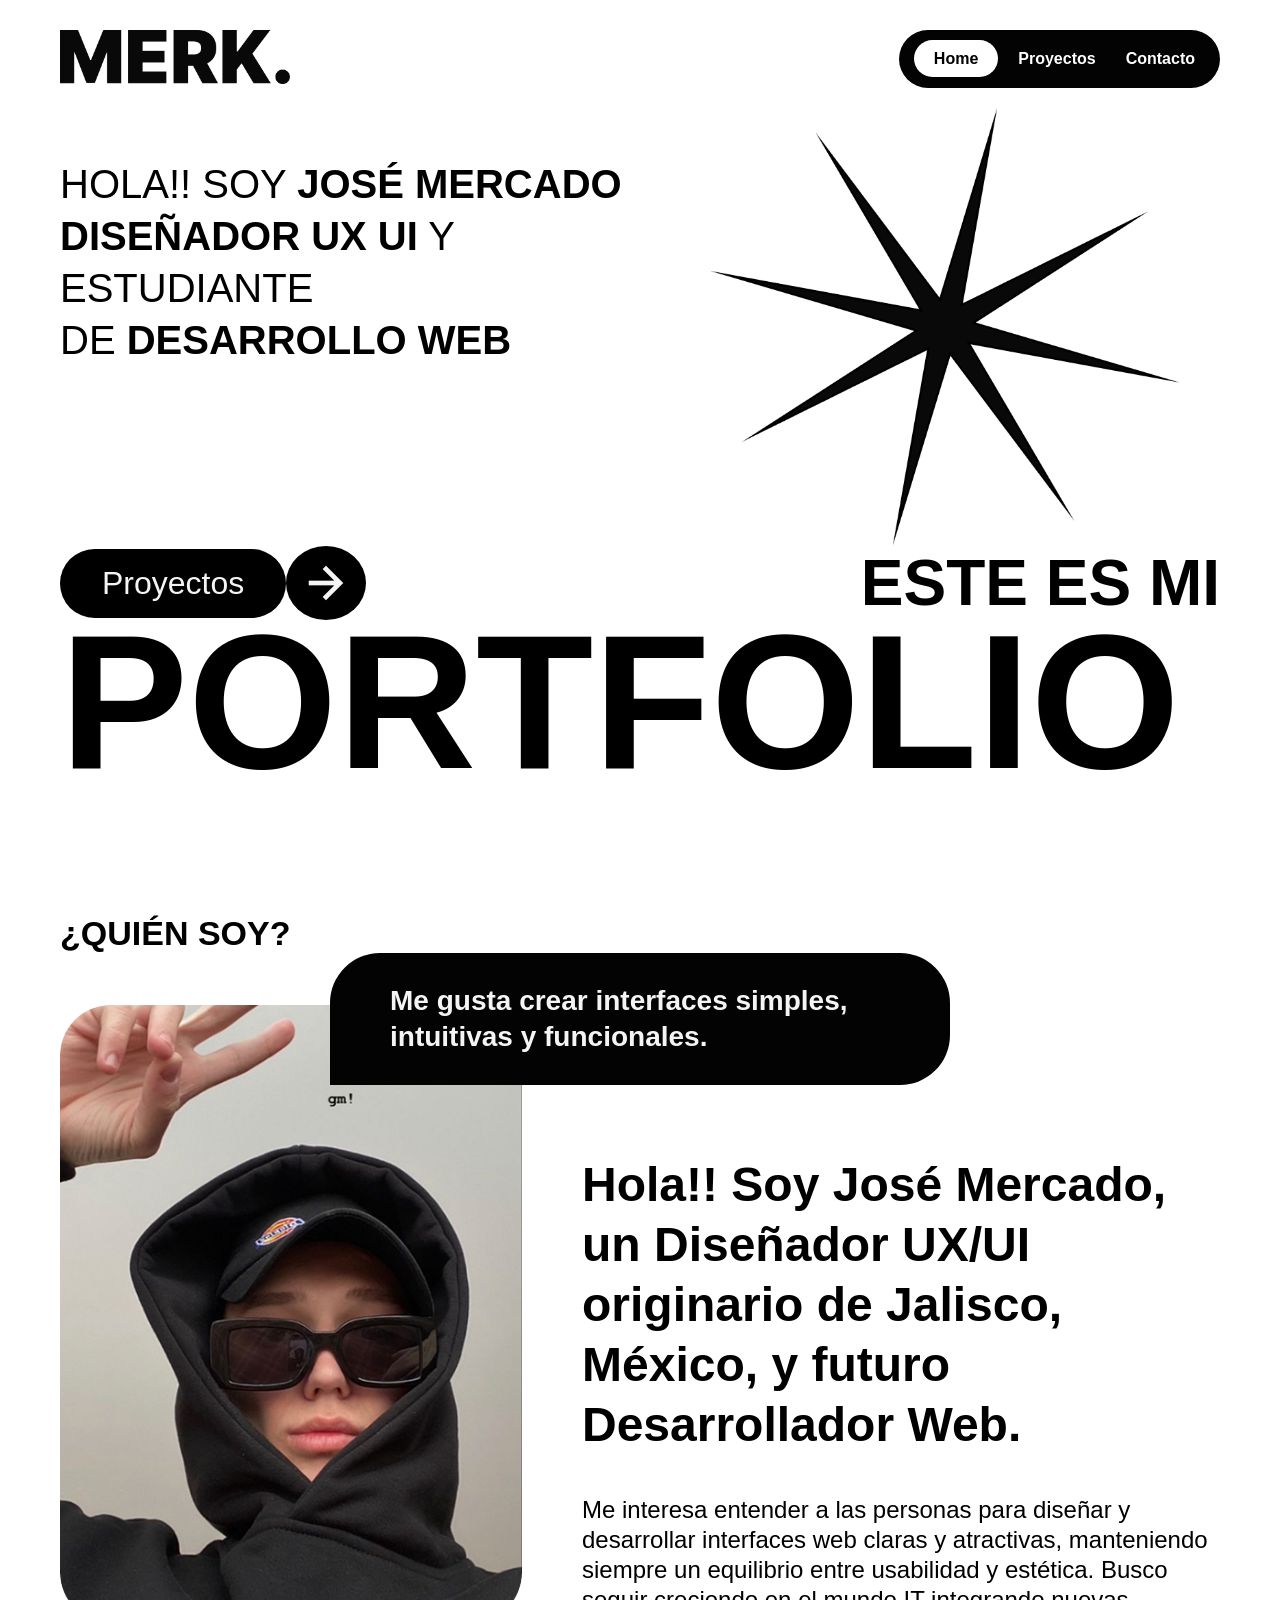
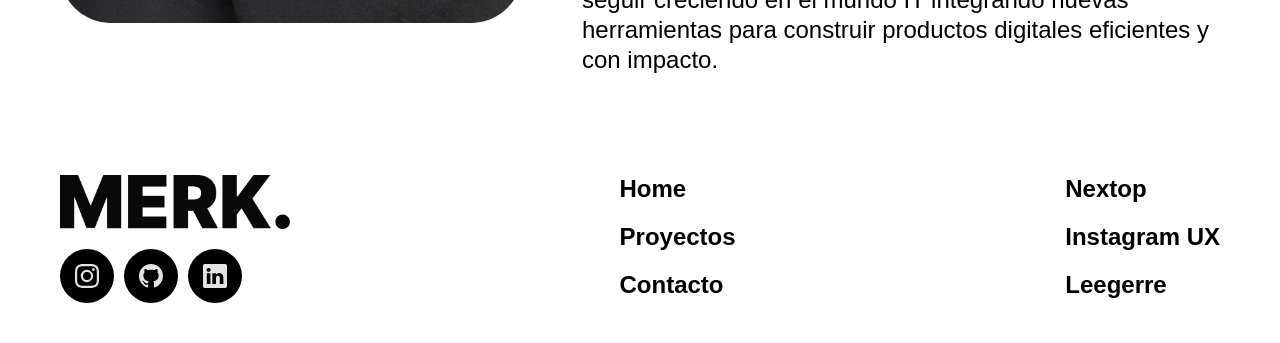
<file: index.html>
<!DOCTYPE html>
<html lang="es">
<head>
    <meta charset="UTF-8">
    <meta name="viewport" content="width=device-width, initial-scale=1.0">
    <link rel="stylesheet" href="css/main.css">
    <link rel="stylesheet"
    href="https://fonts.googleapis.com/css2?family=Material+Symbols+Outlined:opsz,wght,FILL,GRAD@24,400,0,0">
    <title>MERK Portfolio</title>
</head>
<body>
    <header>
        <a href="index.html" aria-label="Ir al inicio">
            <img src="img/MERK..png" alt="MERK" class="logo">
        </a>
        <nav aria-label="Navegacion principal">
            <ul>
                <li><a href="index.html" class="active" aria-current="page">Home</a></li>
                <li><a href="./html/proyectos.html">Proyectos</a></li>
                <li><a href="./html/contacto.html">Contacto</a></li>
            </ul>
        </nav>
        <button class="menu-btn">
            <span class="material-symbols-outlined">
                menu
            </span>
        </button>
    </header>

    <main>
        <section id="home" class="home">
            <div class="home-container">
                <p class="presentacion">
                    HOLA!! SOY <strong>JOSÉ MERCADO</strong><br>
                    <strong>DISEÑADOR UX UI</strong> Y ESTUDIANTE<br>
                    DE <strong>DESARROLLO WEB</strong>
                </p>
                <img src="img/Star 1.png" alt="Estrella">
            </div>

            <div class="home-container">
                <a href="./html/proyectos.html" class="button">
                    <span>Proyectos</span>
                    <span class="material-symbols-outlined">arrow_forward</span>
                </a>
                <p>ESTE ES MI</p>
            </div>

            <h1>PORTFOLIO</h1>
        </section>

        <section id="sobre-mi" class="sobre-mi">
            <h2>¿QUIÉN SOY?</h2>

            <p class="frase">
                Me gusta crear interfaces simples,
                intuitivas y funcionales.
            </p>

            <div class="contenido">
                <div class="izquierda">
                    <img src="img/img-prueba.jpg" alt="José Mercado">
                </div>

                <div class="derecha">
                    <h3>
                        Hola!! Soy José Mercado, un Diseñador UX/UI
                        originario de Jalisco, México, y futuro
                        Desarrollador Web.
                    </h3>
                    <p>
                        Me interesa entender a las personas para diseñar y
                        desarrollar interfaces web claras y atractivas,
                        manteniendo siempre un equilibrio entre usabilidad y
                        estética. Busco seguir creciendo en el mundo IT
                        integrando nuevas herramientas para construir
                        productos digitales eficientes y con impacto.
                    </p>
                </div>
            </div>
        </section>
    </main>

    <footer>
        <div class="footer-1">
            <a href="../index.html" class="logo-footer">
                <img src="./img/MERK..png" alt="MERK">
            </a>

            <div class="social-links">
                <a href="https://instagram.com/jjomerk" target="_blank" aria-label="Instagram">
                    <svg xmlns="http://www.w3.org/2000/svg" width="24" height="24" fill="currentColor" class="bi bi-instagram" viewBox="0 0 16 16">
                        <path d="M8 0C5.829 0 5.556.01 4.703.048 3.85.088 3.269.222 2.76.42a3.9 3.9 0 0 0-1.417.923A3.9 3.9 0 0 0 .42 2.76C.222 3.268.087 3.85.048 4.7.01 5.555 0 5.827 0 8.001c0 2.172.01 2.444.048 3.297.04.852.174 1.433.372 1.942.205.526.478.972.923 1.417.444.445.89.719 1.416.923.51.198 1.09.333 1.942.372C5.555 15.99 5.827 16 8 16s2.444-.01 3.298-.048c.851-.04 1.434-.174 1.943-.372a3.9 3.9 0 0 0 1.416-.923c.445-.445.718-.891.923-1.417.197-.509.332-1.09.372-1.942C15.99 10.445 16 10.173 16 8s-.01-2.445-.048-3.299c-.04-.851-.175-1.433-.372-1.941a3.9 3.9 0 0 0-.923-1.417A3.9 3.9 0 0 0 13.24.42c-.51-.198-1.092-.333-1.943-.372C10.443.01 10.172 0 7.998 0zm-.717 1.442h.718c2.136 0 2.389.007 3.232.046.78.035 1.204.166 1.486.275.373.145.64.319.92.599s.453.546.598.92c.11.281.24.705.275 1.485.039.843.047 1.096.047 3.231s-.008 2.389-.047 3.232c-.035.78-.166 1.203-.275 1.485a2.5 2.5 0 0 1-.599.919c-.28.28-.546.453-.92.598-.28.11-.704.24-1.485.276-.843.038-1.096.047-3.232.047s-2.39-.009-3.233-.047c-.78-.036-1.203-.166-1.485-.276a2.5 2.5 0 0 1-.92-.598 2.5 2.5 0 0 1-.6-.92c-.109-.281-.24-.705-.275-1.485-.038-.843-.046-1.096-.046-3.233s.008-2.388.046-3.231c.036-.78.166-1.204.276-1.486.145-.373.319-.64.599-.92s.546-.453.92-.598c.282-.11.705-.24 1.485-.276.738-.034 1.024-.044 2.515-.045zm4.988 1.328a.96.96 0 1 0 0 1.92.96.96 0 0 0 0-1.92m-4.27 1.122a4.109 4.109 0 1 0 0 8.217 4.109 4.109 0 0 0 0-8.217m0 1.441a2.667 2.667 0 1 1 0 5.334 2.667 2.667 0 0 1 0-5.334"/>
                    </svg>
                </a>

                <a href="https://github.com/josemerk17" target="_blank" aria-label="Github">
                    <svg xmlns="http://www.w3.org/2000/svg" width="24" height="24" fill="currentColor" class="bi bi-github" viewBox="0 0 16 16">
                        <path d="M8 0C3.58 0 0 3.58 0 8c0 3.54 2.29 6.53 5.47 7.59.4.07.55-.17.55-.38 0-.19-.01-.82-.01-1.49-2.01.37-2.53-.49-2.69-.94-.09-.23-.48-.94-.82-1.13-.28-.15-.68-.52-.01-.53.63-.01 1.08.58 1.23.82.72 1.21 1.87.87 2.33.66.07-.52.28-.87.51-1.07-1.78-.2-3.64-.89-3.64-3.95 0-.87.31-1.59.82-2.15-.08-.2-.36-1.02.08-2.12 0 0 .67-.21 2.2.82.64-.18 1.32-.27 2-.27s1.36.09 2 .27c1.53-1.04 2.2-.82 2.2-.82.44 1.1.16 1.92.08 2.12.51.56.82 1.27.82 2.15 0 3.07-1.87 3.75-3.65 3.95.29.25.54.73.54 1.48 0 1.07-.01 1.93-.01 2.2 0 .21.15.46.55.38A8.01 8.01 0 0 0 16 8c0-4.42-3.58-8-8-8"/>
                    </svg>
                </a>

                <a href="https://www.linkedin.com/in/jos%C3%A9-mercado-ux-ui/?skipRedirect=true" target="_blank" aria-label="linkedin">
                    <svg xmlns="http://www.w3.org/2000/svg" width="24" height="24" fill="currentColor" class="bi bi-linkedin" viewBox="0 0 16 16">
                        <path d="M0 1.146C0 .513.526 0 1.175 0h13.65C15.474 0 16 .513 16 1.146v13.708c0 .633-.526 1.146-1.175 1.146H1.175C.526 16 0 15.487 0 14.854zm4.943 12.248V6.169H2.542v7.225zm-1.2-8.212c.837 0 1.358-.554 1.358-1.248-.015-.709-.52-1.248-1.342-1.248S2.4 3.226 2.4 3.934c0 .694.521 1.248 1.327 1.248zm4.908 8.212V9.359c0-.216.016-.432.08-.586.173-.431.568-.878 1.232-.878.869 0 1.216.662 1.216 1.634v3.865h2.401V9.25c0-2.22-1.184-3.252-2.764-3.252-1.274 0-1.845.7-2.165 1.193v.025h-.016l.016-.025V6.169h-2.4c.03.678 0 7.225 0 7.225z"/>
                    </svg>
                </a>
            </div>
        </div>

        <div class="footer-nav">
            <ul>
                <li><a href="index.html">Home</a></li>
                <li><a href="proyectos.html">Proyectos</a></li>
                <li><a href="contacto.html">Contacto</a></li>
            </ul>
        </div>

        <div class="footer-projects">
            <ul>
                <li><a href="#">Nextop</a></li>
                <li><a href="#">Instagram UX</a></li>
                <li><a href="#">Leegerre</a></li>
            </ul>
        </div>
    </footer>
</body>
</html>
</file>
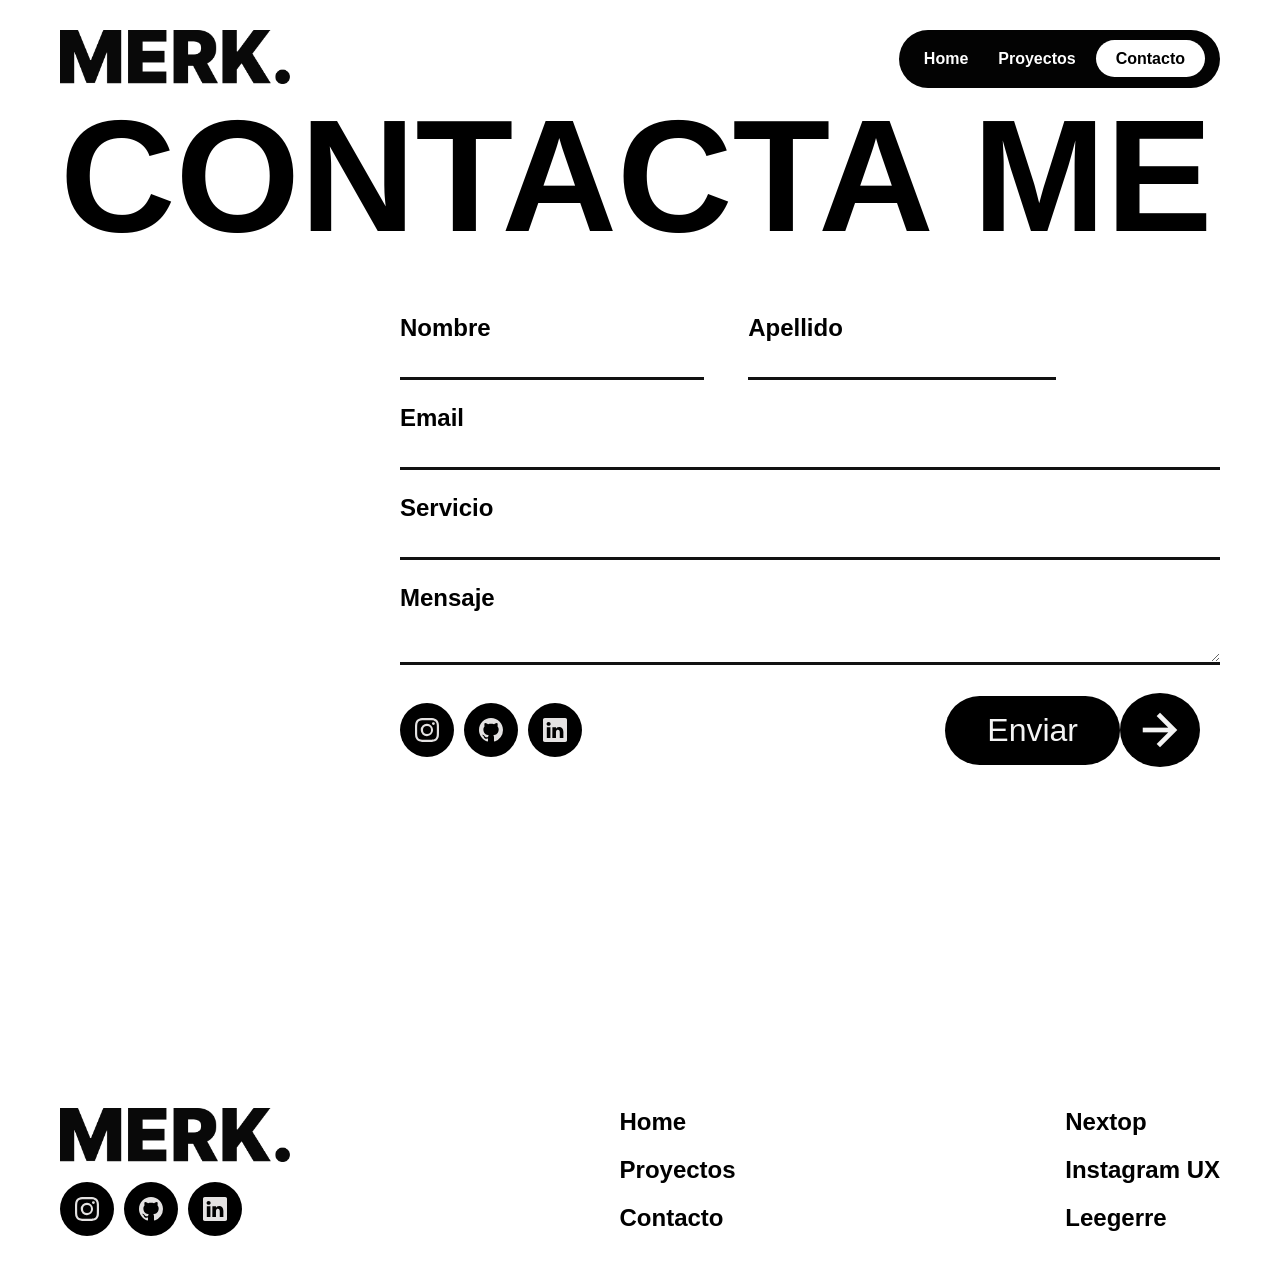
<file: html/contacto.html>
<!DOCTYPE html>
<html lang="es">
<head>
    <meta charset="UTF-8">
    <meta name="viewport" content="width=device-width, initial-scale=1.0">
    <link rel="stylesheet" href="../css/main.css">
    <link rel="stylesheet"
    href="https://fonts.googleapis.com/css2?family=Material+Symbols+Outlined:opsz,wght,FILL,GRAD@24,400,0,0">
    <title>Contacto</title>
</head>
<body>
    <header>
        <a href="../index.html"><img src="../img/MERK..png" alt="MERK" class="logo"></a>
        <nav>
            <ul>
                <li><a href="../index.html">Home</a></li>
                <li><a href="../html/proyectos.html">Proyectos</a></li>
                <li><a href="./html/contacto.html" class="active">Contacto</a></li>
            </ul>
        </nav>
        <button class="menu-btn">
            <span class="material-symbols-outlined">
                menu
            </span>
        </button>
    </header>
    <main class="contacto">
        <h2>CONTACTA ME</h2>
        <form>
            <div class="form-group">
                <div class="campo">
                    <label for="nombre">Nombre</label>
                    <input type="text" id="nombre" name="nombre" required>
                </div>
                <div class="campo">
                    <label for="apellido">Apellido</label>
                    <input type="text" id="apellido" name="apellido" required>
                </div>
            </div>
            <div class="campo">
                <label for="email">Email</label>
                <input type="email" id="email" name="email" required>
            </div>
            <div class="campo">
                <label for="servicio">Servicio</label>
                <input type="text" id="servicio" name="servicio" required>
            </div>
            <div class="campo">
                <label for="mensaje">Mensaje</label>
                <textarea id="mensaje" name="mensaje" required></textarea>
            </div>
        <div class="buttons">
            <div class="social-links">
                <a href="https://instagram.com/jjomerk" target="_blank" aria-label="Instagram">
                    <svg xmlns="http://www.w3.org/2000/svg" width="24" height="24" fill="currentColor" class="bi bi-instagram" viewBox="0 0 16 16">
                        <path d="M8 0C5.829 0 5.556.01 4.703.048 3.85.088 3.269.222 2.76.42a3.9 3.9 0 0 0-1.417.923A3.9 3.9 0 0 0 .42 2.76C.222 3.268.087 3.85.048 4.7.01 5.555 0 5.827 0 8.001c0 2.172.01 2.444.048 3.297.04.852.174 1.433.372 1.942.205.526.478.972.923 1.417.444.445.89.719 1.416.923.51.198 1.09.333 1.942.372C5.555 15.99 5.827 16 8 16s2.444-.01 3.298-.048c.851-.04 1.434-.174 1.943-.372a3.9 3.9 0 0 0 1.416-.923c.445-.445.718-.891.923-1.417.197-.509.332-1.09.372-1.942C15.99 10.445 16 10.173 16 8s-.01-2.445-.048-3.299c-.04-.851-.175-1.433-.372-1.941a3.9 3.9 0 0 0-.923-1.417A3.9 3.9 0 0 0 13.24.42c-.51-.198-1.092-.333-1.943-.372C10.443.01 10.172 0 7.998 0zm-.717 1.442h.718c2.136 0 2.389.007 3.232.046.78.035 1.204.166 1.486.275.373.145.64.319.92.599s.453.546.598.92c.11.281.24.705.275 1.485.039.843.047 1.096.047 3.231s-.008 2.389-.047 3.232c-.035.78-.166 1.203-.275 1.485a2.5 2.5 0 0 1-.599.919c-.28.28-.546.453-.92.598-.28.11-.704.24-1.485.276-.843.038-1.096.047-3.232.047s-2.39-.009-3.233-.047c-.78-.036-1.203-.166-1.485-.276a2.5 2.5 0 0 1-.92-.598 2.5 2.5 0 0 1-.6-.92c-.109-.281-.24-.705-.275-1.485-.038-.843-.046-1.096-.046-3.233s.008-2.388.046-3.231c.036-.78.166-1.204.276-1.486.145-.373.319-.64.599-.92s.546-.453.92-.598c.282-.11.705-.24 1.485-.276.738-.034 1.024-.044 2.515-.045zm4.988 1.328a.96.96 0 1 0 0 1.92.96.96 0 0 0 0-1.92m-4.27 1.122a4.109 4.109 0 1 0 0 8.217 4.109 4.109 0 0 0 0-8.217m0 1.441a2.667 2.667 0 1 1 0 5.334 2.667 2.667 0 0 1 0-5.334"/>
                    </svg>
                </a>

                <a href="https://github.com/josemerk17" target="_blank" aria-label="Github">
                    <svg xmlns="http://www.w3.org/2000/svg" width="24" height="24" fill="currentColor" class="bi bi-github" viewBox="0 0 16 16">
                        <path d="M8 0C3.58 0 0 3.58 0 8c0 3.54 2.29 6.53 5.47 7.59.4.07.55-.17.55-.38 0-.19-.01-.82-.01-1.49-2.01.37-2.53-.49-2.69-.94-.09-.23-.48-.94-.82-1.13-.28-.15-.68-.52-.01-.53.63-.01 1.08.58 1.23.82.72 1.21 1.87.87 2.33.66.07-.52.28-.87.51-1.07-1.78-.2-3.64-.89-3.64-3.95 0-.87.31-1.59.82-2.15-.08-.2-.36-1.02.08-2.12 0 0 .67-.21 2.2.82.64-.18 1.32-.27 2-.27s1.36.09 2 .27c1.53-1.04 2.2-.82 2.2-.82.44 1.1.16 1.92.08 2.12.51.56.82 1.27.82 2.15 0 3.07-1.87 3.75-3.65 3.95.29.25.54.73.54 1.48 0 1.07-.01 1.93-.01 2.2 0 .21.15.46.55.38A8.01 8.01 0 0 0 16 8c0-4.42-3.58-8-8-8"/>
                    </svg>
                </a>

                <a href="https://www.linkedin.com/in/jos%C3%A9-mercado-ux-ui/?skipRedirect=true" target="_blank" aria-label="linkedin">
                    <svg xmlns="http://www.w3.org/2000/svg" width="24" height="24" fill="currentColor" class="bi bi-linkedin" viewBox="0 0 16 16">
                        <path d="M0 1.146C0 .513.526 0 1.175 0h13.65C15.474 0 16 .513 16 1.146v13.708c0 .633-.526 1.146-1.175 1.146H1.175C.526 16 0 15.487 0 14.854zm4.943 12.248V6.169H2.542v7.225zm-1.2-8.212c.837 0 1.358-.554 1.358-1.248-.015-.709-.52-1.248-1.342-1.248S2.4 3.226 2.4 3.934c0 .694.521 1.248 1.327 1.248zm4.908 8.212V9.359c0-.216.016-.432.08-.586.173-.431.568-.878 1.232-.878.869 0 1.216.662 1.216 1.634v3.865h2.401V9.25c0-2.22-1.184-3.252-2.764-3.252-1.274 0-1.845.7-2.165 1.193v.025h-.016l.016-.025V6.169h-2.4c.03.678 0 7.225 0 7.225z"/>
                    </svg>
                </a>
            </div>
        <div class="home-container">
                <a href="" type="submit" class="button">
                    <span>Enviar</span>
                    <span class="material-symbols-outlined">arrow_forward</span>
                </a>
            </div>
        </div>
        </form>
    </main>    
    <footer>
        <div class="footer-1">
            <a href="../index.html" class="logo-footer">
                <img src="../img/MERK..png" alt="MERK">
            </a>

            <div class="social-links">
                <a href="https://instagram.com/jjomerk" target="_blank" aria-label="Instagram">
                    <svg xmlns="http://www.w3.org/2000/svg" width="24" height="24" fill="currentColor" class="bi bi-instagram" viewBox="0 0 16 16">
                        <path d="M8 0C5.829 0 5.556.01 4.703.048 3.85.088 3.269.222 2.76.42a3.9 3.9 0 0 0-1.417.923A3.9 3.9 0 0 0 .42 2.76C.222 3.268.087 3.85.048 4.7.01 5.555 0 5.827 0 8.001c0 2.172.01 2.444.048 3.297.04.852.174 1.433.372 1.942.205.526.478.972.923 1.417.444.445.89.719 1.416.923.51.198 1.09.333 1.942.372C5.555 15.99 5.827 16 8 16s2.444-.01 3.298-.048c.851-.04 1.434-.174 1.943-.372a3.9 3.9 0 0 0 1.416-.923c.445-.445.718-.891.923-1.417.197-.509.332-1.09.372-1.942C15.99 10.445 16 10.173 16 8s-.01-2.445-.048-3.299c-.04-.851-.175-1.433-.372-1.941a3.9 3.9 0 0 0-.923-1.417A3.9 3.9 0 0 0 13.24.42c-.51-.198-1.092-.333-1.943-.372C10.443.01 10.172 0 7.998 0zm-.717 1.442h.718c2.136 0 2.389.007 3.232.046.78.035 1.204.166 1.486.275.373.145.64.319.92.599s.453.546.598.92c.11.281.24.705.275 1.485.039.843.047 1.096.047 3.231s-.008 2.389-.047 3.232c-.035.78-.166 1.203-.275 1.485a2.5 2.5 0 0 1-.599.919c-.28.28-.546.453-.92.598-.28.11-.704.24-1.485.276-.843.038-1.096.047-3.232.047s-2.39-.009-3.233-.047c-.78-.036-1.203-.166-1.485-.276a2.5 2.5 0 0 1-.92-.598 2.5 2.5 0 0 1-.6-.92c-.109-.281-.24-.705-.275-1.485-.038-.843-.046-1.096-.046-3.233s.008-2.388.046-3.231c.036-.78.166-1.204.276-1.486.145-.373.319-.64.599-.92s.546-.453.92-.598c.282-.11.705-.24 1.485-.276.738-.034 1.024-.044 2.515-.045zm4.988 1.328a.96.96 0 1 0 0 1.92.96.96 0 0 0 0-1.92m-4.27 1.122a4.109 4.109 0 1 0 0 8.217 4.109 4.109 0 0 0 0-8.217m0 1.441a2.667 2.667 0 1 1 0 5.334 2.667 2.667 0 0 1 0-5.334"/>
                    </svg>
                </a>

                <a href="https://github.com/josemerk17" target="_blank" aria-label="Github">
                    <svg xmlns="http://www.w3.org/2000/svg" width="24" height="24" fill="currentColor" class="bi bi-github" viewBox="0 0 16 16">
                        <path d="M8 0C3.58 0 0 3.58 0 8c0 3.54 2.29 6.53 5.47 7.59.4.07.55-.17.55-.38 0-.19-.01-.82-.01-1.49-2.01.37-2.53-.49-2.69-.94-.09-.23-.48-.94-.82-1.13-.28-.15-.68-.52-.01-.53.63-.01 1.08.58 1.23.82.72 1.21 1.87.87 2.33.66.07-.52.28-.87.51-1.07-1.78-.2-3.64-.89-3.64-3.95 0-.87.31-1.59.82-2.15-.08-.2-.36-1.02.08-2.12 0 0 .67-.21 2.2.82.64-.18 1.32-.27 2-.27s1.36.09 2 .27c1.53-1.04 2.2-.82 2.2-.82.44 1.1.16 1.92.08 2.12.51.56.82 1.27.82 2.15 0 3.07-1.87 3.75-3.65 3.95.29.25.54.73.54 1.48 0 1.07-.01 1.93-.01 2.2 0 .21.15.46.55.38A8.01 8.01 0 0 0 16 8c0-4.42-3.58-8-8-8"/>
                    </svg>
                </a>

                <a href="https://www.linkedin.com/in/jos%C3%A9-mercado-ux-ui/?skipRedirect=true" target="_blank" aria-label="linkedin">
                    <svg xmlns="http://www.w3.org/2000/svg" width="24" height="24" fill="currentColor" class="bi bi-linkedin" viewBox="0 0 16 16">
                        <path d="M0 1.146C0 .513.526 0 1.175 0h13.65C15.474 0 16 .513 16 1.146v13.708c0 .633-.526 1.146-1.175 1.146H1.175C.526 16 0 15.487 0 14.854zm4.943 12.248V6.169H2.542v7.225zm-1.2-8.212c.837 0 1.358-.554 1.358-1.248-.015-.709-.52-1.248-1.342-1.248S2.4 3.226 2.4 3.934c0 .694.521 1.248 1.327 1.248zm4.908 8.212V9.359c0-.216.016-.432.08-.586.173-.431.568-.878 1.232-.878.869 0 1.216.662 1.216 1.634v3.865h2.401V9.25c0-2.22-1.184-3.252-2.764-3.252-1.274 0-1.845.7-2.165 1.193v.025h-.016l.016-.025V6.169h-2.4c.03.678 0 7.225 0 7.225z"/>
                    </svg>
                </a>
            </div>
        </div>

        <div class="footer-nav">
            <ul>
                <li><a href="index.html">Home</a></li>
                <li><a href="proyectos.html">Proyectos</a></li>
                <li><a href="contacto.html">Contacto</a></li>
            </ul>
        </div>

        <div class="footer-projects">
            <ul>
                <li><a href="#">Nextop</a></li>
                <li><a href="#">Instagram UX</a></li>
                <li><a href="#">Leegerre</a></li>
            </ul>
        </div>
    </footer>
</body>
</html>
</file>
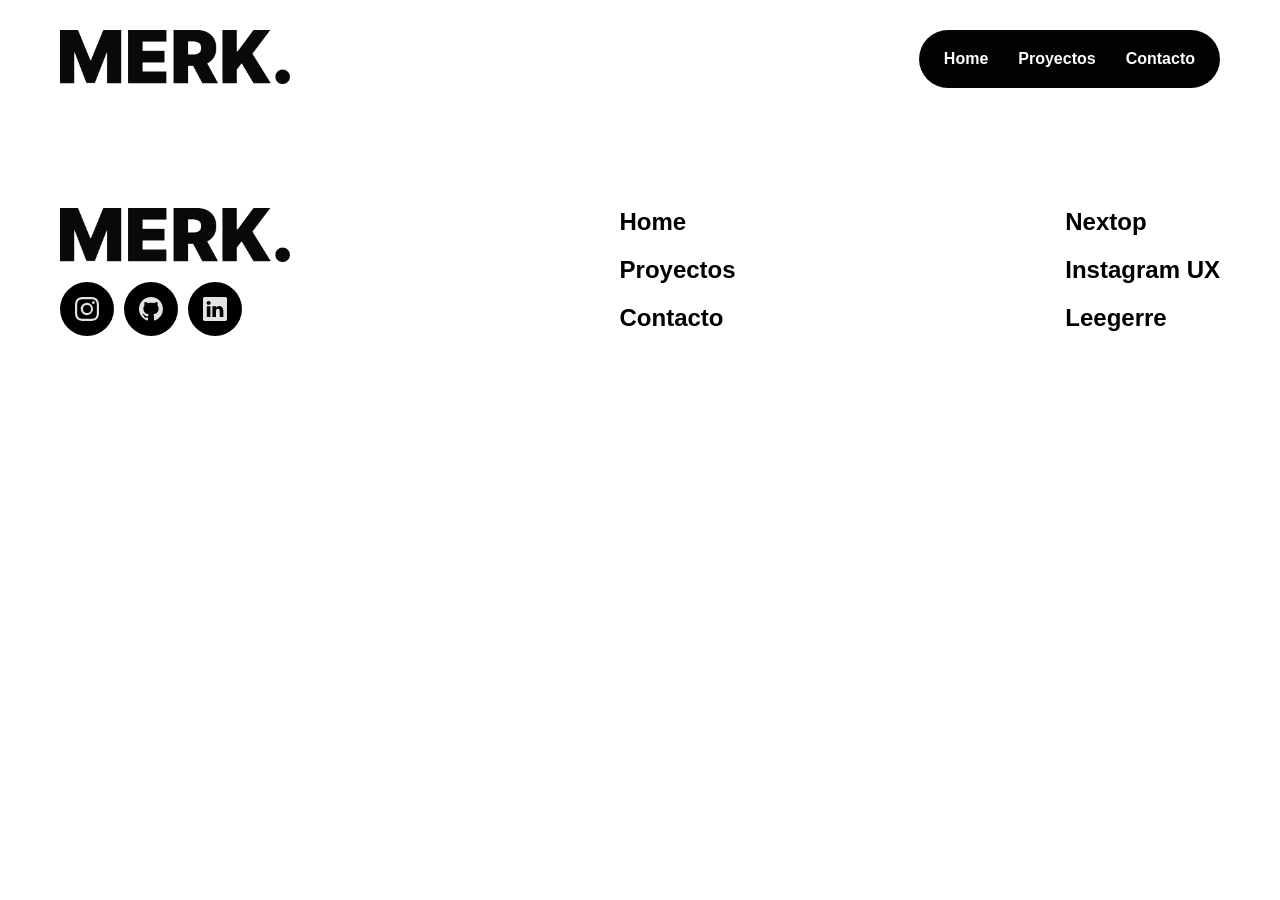
<file: html/instagram.html>
<!DOCTYPE html>
<html lang="es">
<head>
    <meta charset="UTF-8">
    <meta name="viewport" content="width=device-width, initial-scale=1.0">
    <link rel="stylesheet" href="../css/main.css">
    <link rel="stylesheet"
    href="https://fonts.googleapis.com/css2?family=Material+Symbols+Outlined:opsz,wght,FILL,GRAD@24,400,0,0">
    <title>Instagram UX Research Project</title>
</head>
<body>
    <header>
        <a href="../index.html"><img src="../img/MERK..png" alt="MERK" class="logo"></a>
        <nav>
            <ul>
                <li><a href="../index.html">Home</a></li>
                <li><a href="../html/proyectos.html">Proyectos</a></li>
                <li><a href="../html/contacto.html" >Contacto</a></li>
            </ul>
        </nav>
        <button class="menu-btn">
            <span class="material-symbols-outlined">
                menu
            </span>
        </button>
    </header>
    <main>

    </main>
    <footer>
        <div class="footer-1">
            <a href="../index.html" class="logo-footer">
                <img src="../img/MERK..png" alt="MERK">
            </a>

            <div class="social-links">
                <a href="https://instagram.com/jjomerk" target="_blank" aria-label="Instagram">
                    <svg xmlns="http://www.w3.org/2000/svg" width="24" height="24" fill="currentColor" class="bi bi-instagram" viewBox="0 0 16 16">
                        <path d="M8 0C5.829 0 5.556.01 4.703.048 3.85.088 3.269.222 2.76.42a3.9 3.9 0 0 0-1.417.923A3.9 3.9 0 0 0 .42 2.76C.222 3.268.087 3.85.048 4.7.01 5.555 0 5.827 0 8.001c0 2.172.01 2.444.048 3.297.04.852.174 1.433.372 1.942.205.526.478.972.923 1.417.444.445.89.719 1.416.923.51.198 1.09.333 1.942.372C5.555 15.99 5.827 16 8 16s2.444-.01 3.298-.048c.851-.04 1.434-.174 1.943-.372a3.9 3.9 0 0 0 1.416-.923c.445-.445.718-.891.923-1.417.197-.509.332-1.09.372-1.942C15.99 10.445 16 10.173 16 8s-.01-2.445-.048-3.299c-.04-.851-.175-1.433-.372-1.941a3.9 3.9 0 0 0-.923-1.417A3.9 3.9 0 0 0 13.24.42c-.51-.198-1.092-.333-1.943-.372C10.443.01 10.172 0 7.998 0zm-.717 1.442h.718c2.136 0 2.389.007 3.232.046.78.035 1.204.166 1.486.275.373.145.64.319.92.599s.453.546.598.92c.11.281.24.705.275 1.485.039.843.047 1.096.047 3.231s-.008 2.389-.047 3.232c-.035.78-.166 1.203-.275 1.485a2.5 2.5 0 0 1-.599.919c-.28.28-.546.453-.92.598-.28.11-.704.24-1.485.276-.843.038-1.096.047-3.232.047s-2.39-.009-3.233-.047c-.78-.036-1.203-.166-1.485-.276a2.5 2.5 0 0 1-.92-.598 2.5 2.5 0 0 1-.6-.92c-.109-.281-.24-.705-.275-1.485-.038-.843-.046-1.096-.046-3.233s.008-2.388.046-3.231c.036-.78.166-1.204.276-1.486.145-.373.319-.64.599-.92s.546-.453.92-.598c.282-.11.705-.24 1.485-.276.738-.034 1.024-.044 2.515-.045zm4.988 1.328a.96.96 0 1 0 0 1.92.96.96 0 0 0 0-1.92m-4.27 1.122a4.109 4.109 0 1 0 0 8.217 4.109 4.109 0 0 0 0-8.217m0 1.441a2.667 2.667 0 1 1 0 5.334 2.667 2.667 0 0 1 0-5.334"/>
                    </svg>
                </a>

                <a href="https://github.com/josemerk17" target="_blank" aria-label="Github">
                    <svg xmlns="http://www.w3.org/2000/svg" width="24" height="24" fill="currentColor" class="bi bi-github" viewBox="0 0 16 16">
                        <path d="M8 0C3.58 0 0 3.58 0 8c0 3.54 2.29 6.53 5.47 7.59.4.07.55-.17.55-.38 0-.19-.01-.82-.01-1.49-2.01.37-2.53-.49-2.69-.94-.09-.23-.48-.94-.82-1.13-.28-.15-.68-.52-.01-.53.63-.01 1.08.58 1.23.82.72 1.21 1.87.87 2.33.66.07-.52.28-.87.51-1.07-1.78-.2-3.64-.89-3.64-3.95 0-.87.31-1.59.82-2.15-.08-.2-.36-1.02.08-2.12 0 0 .67-.21 2.2.82.64-.18 1.32-.27 2-.27s1.36.09 2 .27c1.53-1.04 2.2-.82 2.2-.82.44 1.1.16 1.92.08 2.12.51.56.82 1.27.82 2.15 0 3.07-1.87 3.75-3.65 3.95.29.25.54.73.54 1.48 0 1.07-.01 1.93-.01 2.2 0 .21.15.46.55.38A8.01 8.01 0 0 0 16 8c0-4.42-3.58-8-8-8"/>
                    </svg>
                </a>

                <a href="https://www.linkedin.com/in/jos%C3%A9-mercado-ux-ui/?skipRedirect=true" target="_blank" aria-label="linkedin">
                    <svg xmlns="http://www.w3.org/2000/svg" width="24" height="24" fill="currentColor" class="bi bi-linkedin" viewBox="0 0 16 16">
                        <path d="M0 1.146C0 .513.526 0 1.175 0h13.65C15.474 0 16 .513 16 1.146v13.708c0 .633-.526 1.146-1.175 1.146H1.175C.526 16 0 15.487 0 14.854zm4.943 12.248V6.169H2.542v7.225zm-1.2-8.212c.837 0 1.358-.554 1.358-1.248-.015-.709-.52-1.248-1.342-1.248S2.4 3.226 2.4 3.934c0 .694.521 1.248 1.327 1.248zm4.908 8.212V9.359c0-.216.016-.432.08-.586.173-.431.568-.878 1.232-.878.869 0 1.216.662 1.216 1.634v3.865h2.401V9.25c0-2.22-1.184-3.252-2.764-3.252-1.274 0-1.845.7-2.165 1.193v.025h-.016l.016-.025V6.169h-2.4c.03.678 0 7.225 0 7.225z"/>
                    </svg>
                </a>
            </div>
        </div>

        <div class="footer-nav">
            <ul>
                <li><a href="index.html">Home</a></li>
                <li><a href="proyectos.html">Proyectos</a></li>
                <li><a href="contacto.html">Contacto</a></li>
            </ul>
        </div>

        <div class="footer-projects">
            <ul>
                <li><a href="#">Nextop</a></li>
                <li><a href="#">Instagram UX</a></li>
                <li><a href="#">Leegerre</a></li>
            </ul>
        </div>
    </footer>
</body>
</html>
</file>
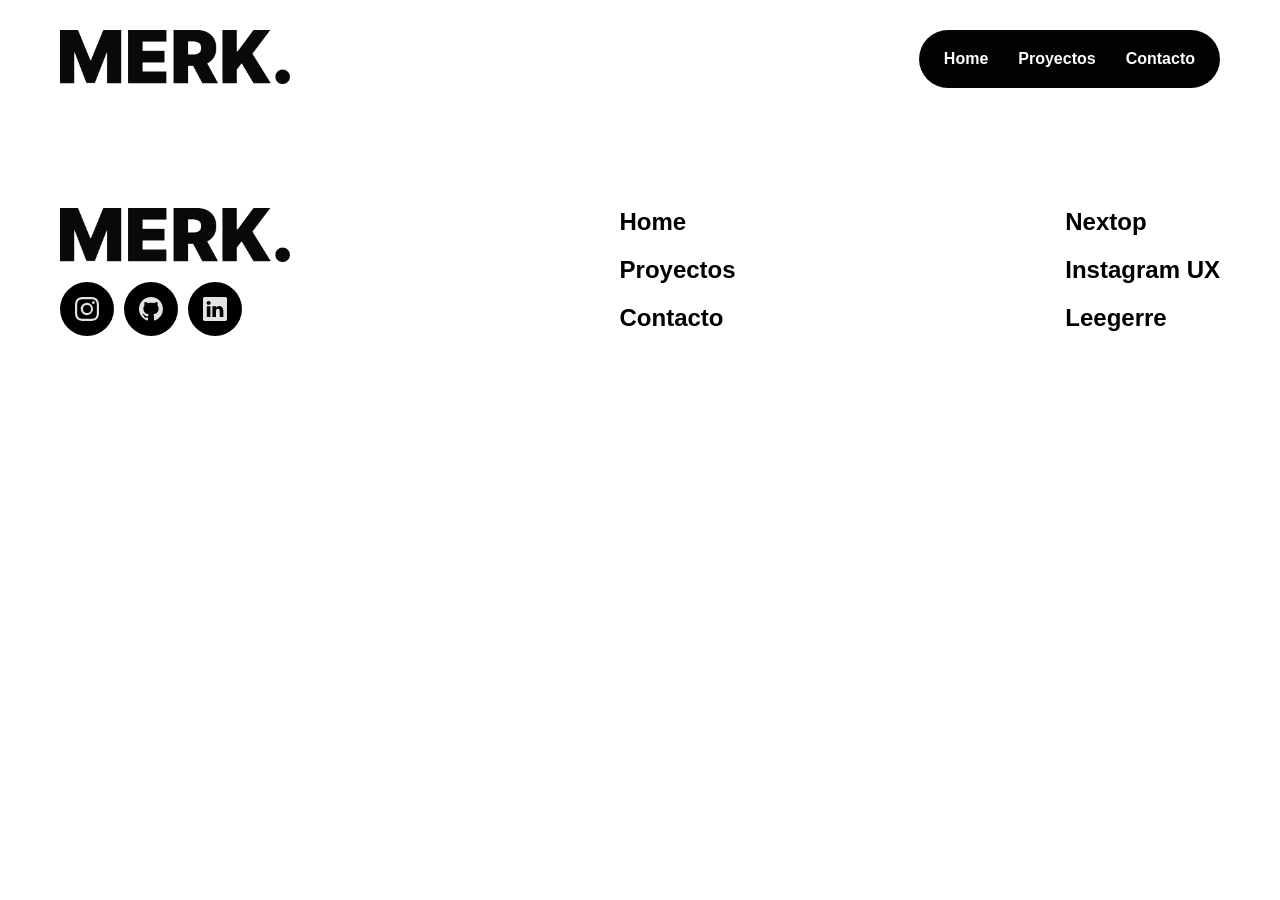
<file: html/leegerre.html>
<!DOCTYPE html>
<html lang="es">
<head>
    <meta charset="UTF-8">
    <meta name="viewport" content="width=device-width, initial-scale=1.0">
    <link rel="stylesheet" href="../css/main.css">
    <link rel="stylesheet"
    href="https://fonts.googleapis.com/css2?family=Material+Symbols+Outlined:opsz,wght,FILL,GRAD@24,400,0,0">
    <title>Leegerre</title>
</head>
<body>
    <header>
        <a href="../index.html"><img src="../img/MERK..png" alt="MERK" class="logo"></a>
        <nav>
            <ul>
                <li><a href="../index.html">Home</a></li>
                <li><a href="../html/proyectos.html">Proyectos</a></li>
                <li><a href="../html/contacto.html" >Contacto</a></li>
            </ul>
        </nav>
        <button class="menu-btn">
            <span class="material-symbols-outlined">
                menu
            </span>
        </button>
    </header>
    <main>

    </main>
    <footer>
        <div class="footer-1">
            <a href="../index.html" class="logo-footer">
                <img src="../img/MERK..png" alt="MERK">
            </a>

            <div class="social-links">
                <a href="https://instagram.com/jjomerk" target="_blank" aria-label="Instagram">
                    <svg xmlns="http://www.w3.org/2000/svg" width="24" height="24" fill="currentColor" class="bi bi-instagram" viewBox="0 0 16 16">
                        <path d="M8 0C5.829 0 5.556.01 4.703.048 3.85.088 3.269.222 2.76.42a3.9 3.9 0 0 0-1.417.923A3.9 3.9 0 0 0 .42 2.76C.222 3.268.087 3.85.048 4.7.01 5.555 0 5.827 0 8.001c0 2.172.01 2.444.048 3.297.04.852.174 1.433.372 1.942.205.526.478.972.923 1.417.444.445.89.719 1.416.923.51.198 1.09.333 1.942.372C5.555 15.99 5.827 16 8 16s2.444-.01 3.298-.048c.851-.04 1.434-.174 1.943-.372a3.9 3.9 0 0 0 1.416-.923c.445-.445.718-.891.923-1.417.197-.509.332-1.09.372-1.942C15.99 10.445 16 10.173 16 8s-.01-2.445-.048-3.299c-.04-.851-.175-1.433-.372-1.941a3.9 3.9 0 0 0-.923-1.417A3.9 3.9 0 0 0 13.24.42c-.51-.198-1.092-.333-1.943-.372C10.443.01 10.172 0 7.998 0zm-.717 1.442h.718c2.136 0 2.389.007 3.232.046.78.035 1.204.166 1.486.275.373.145.64.319.92.599s.453.546.598.92c.11.281.24.705.275 1.485.039.843.047 1.096.047 3.231s-.008 2.389-.047 3.232c-.035.78-.166 1.203-.275 1.485a2.5 2.5 0 0 1-.599.919c-.28.28-.546.453-.92.598-.28.11-.704.24-1.485.276-.843.038-1.096.047-3.232.047s-2.39-.009-3.233-.047c-.78-.036-1.203-.166-1.485-.276a2.5 2.5 0 0 1-.92-.598 2.5 2.5 0 0 1-.6-.92c-.109-.281-.24-.705-.275-1.485-.038-.843-.046-1.096-.046-3.233s.008-2.388.046-3.231c.036-.78.166-1.204.276-1.486.145-.373.319-.64.599-.92s.546-.453.92-.598c.282-.11.705-.24 1.485-.276.738-.034 1.024-.044 2.515-.045zm4.988 1.328a.96.96 0 1 0 0 1.92.96.96 0 0 0 0-1.92m-4.27 1.122a4.109 4.109 0 1 0 0 8.217 4.109 4.109 0 0 0 0-8.217m0 1.441a2.667 2.667 0 1 1 0 5.334 2.667 2.667 0 0 1 0-5.334"/>
                    </svg>
                </a>

                <a href="https://github.com/josemerk17" target="_blank" aria-label="Github">
                    <svg xmlns="http://www.w3.org/2000/svg" width="24" height="24" fill="currentColor" class="bi bi-github" viewBox="0 0 16 16">
                        <path d="M8 0C3.58 0 0 3.58 0 8c0 3.54 2.29 6.53 5.47 7.59.4.07.55-.17.55-.38 0-.19-.01-.82-.01-1.49-2.01.37-2.53-.49-2.69-.94-.09-.23-.48-.94-.82-1.13-.28-.15-.68-.52-.01-.53.63-.01 1.08.58 1.23.82.72 1.21 1.87.87 2.33.66.07-.52.28-.87.51-1.07-1.78-.2-3.64-.89-3.64-3.95 0-.87.31-1.59.82-2.15-.08-.2-.36-1.02.08-2.12 0 0 .67-.21 2.2.82.64-.18 1.32-.27 2-.27s1.36.09 2 .27c1.53-1.04 2.2-.82 2.2-.82.44 1.1.16 1.92.08 2.12.51.56.82 1.27.82 2.15 0 3.07-1.87 3.75-3.65 3.95.29.25.54.73.54 1.48 0 1.07-.01 1.93-.01 2.2 0 .21.15.46.55.38A8.01 8.01 0 0 0 16 8c0-4.42-3.58-8-8-8"/>
                    </svg>
                </a>

                <a href="https://www.linkedin.com/in/jos%C3%A9-mercado-ux-ui/?skipRedirect=true" target="_blank" aria-label="linkedin">
                    <svg xmlns="http://www.w3.org/2000/svg" width="24" height="24" fill="currentColor" class="bi bi-linkedin" viewBox="0 0 16 16">
                        <path d="M0 1.146C0 .513.526 0 1.175 0h13.65C15.474 0 16 .513 16 1.146v13.708c0 .633-.526 1.146-1.175 1.146H1.175C.526 16 0 15.487 0 14.854zm4.943 12.248V6.169H2.542v7.225zm-1.2-8.212c.837 0 1.358-.554 1.358-1.248-.015-.709-.52-1.248-1.342-1.248S2.4 3.226 2.4 3.934c0 .694.521 1.248 1.327 1.248zm4.908 8.212V9.359c0-.216.016-.432.08-.586.173-.431.568-.878 1.232-.878.869 0 1.216.662 1.216 1.634v3.865h2.401V9.25c0-2.22-1.184-3.252-2.764-3.252-1.274 0-1.845.7-2.165 1.193v.025h-.016l.016-.025V6.169h-2.4c.03.678 0 7.225 0 7.225z"/>
                    </svg>
                </a>
            </div>
        </div>

        <div class="footer-nav">
            <ul>
                <li><a href="index.html">Home</a></li>
                <li><a href="proyectos.html">Proyectos</a></li>
                <li><a href="contacto.html">Contacto</a></li>
            </ul>
        </div>

        <div class="footer-projects">
            <ul>
                <li><a href="#">Nextop</a></li>
                <li><a href="#">Instagram UX</a></li>
                <li><a href="#">Leegerre</a></li>
            </ul>
        </div>
    </footer>
</body>
</html>
</file>
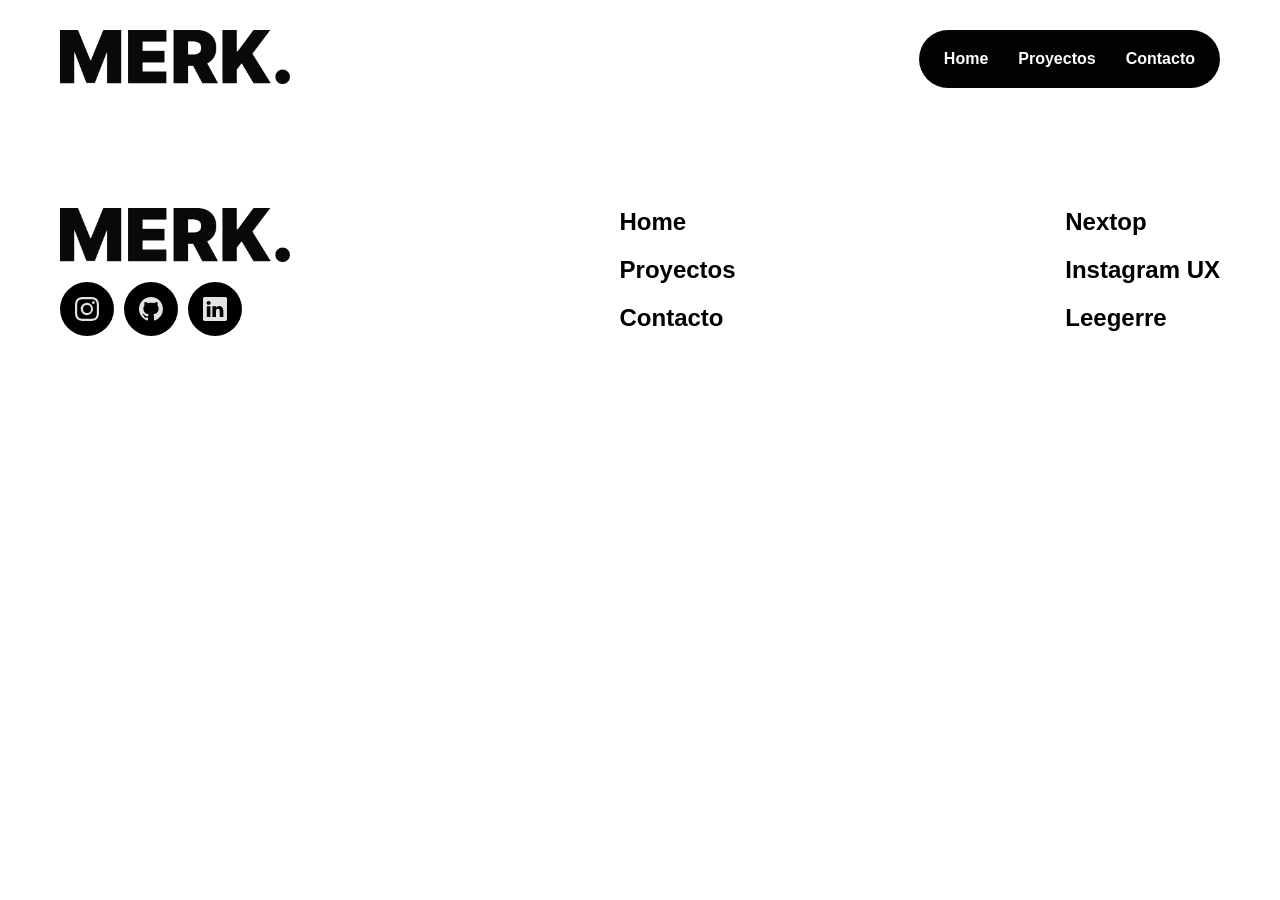
<file: html/nextop.html>
<!DOCTYPE html>
<html lang="es">
<head>
    <meta charset="UTF-8">
    <meta name="viewport" content="width=device-width, initial-scale=1.0">
    <link rel="stylesheet" href="../css/main.css">
    <link rel="stylesheet"
    href="https://fonts.googleapis.com/css2?family=Material+Symbols+Outlined:opsz,wght,FILL,GRAD@24,400,0,0">
    <title>Nextop</title>
</head>
<body>
    <header>
        <a href="../index.html"><img src="../img/MERK..png" alt="MERK" class="logo"></a>
        <nav>
            <ul>
                <li><a href="../index.html">Home</a></li>
                <li><a href="../html/proyectos.html">Proyectos</a></li>
                <li><a href="../html/contacto.html" >Contacto</a></li>
            </ul>
        </nav>
        <button class="menu-btn">
            <span class="material-symbols-outlined">
                menu
            </span>
        </button>
    </header>
    <main>

    </main>
    <footer>
        <div class="footer-1">
            <a href="../index.html" class="logo-footer">
                <img src="../img/MERK..png" alt="MERK">
            </a>

            <div class="social-links">
                <a href="https://instagram.com/jjomerk" target="_blank" aria-label="Instagram">
                    <svg xmlns="http://www.w3.org/2000/svg" width="24" height="24" fill="currentColor" class="bi bi-instagram" viewBox="0 0 16 16">
                        <path d="M8 0C5.829 0 5.556.01 4.703.048 3.85.088 3.269.222 2.76.42a3.9 3.9 0 0 0-1.417.923A3.9 3.9 0 0 0 .42 2.76C.222 3.268.087 3.85.048 4.7.01 5.555 0 5.827 0 8.001c0 2.172.01 2.444.048 3.297.04.852.174 1.433.372 1.942.205.526.478.972.923 1.417.444.445.89.719 1.416.923.51.198 1.09.333 1.942.372C5.555 15.99 5.827 16 8 16s2.444-.01 3.298-.048c.851-.04 1.434-.174 1.943-.372a3.9 3.9 0 0 0 1.416-.923c.445-.445.718-.891.923-1.417.197-.509.332-1.09.372-1.942C15.99 10.445 16 10.173 16 8s-.01-2.445-.048-3.299c-.04-.851-.175-1.433-.372-1.941a3.9 3.9 0 0 0-.923-1.417A3.9 3.9 0 0 0 13.24.42c-.51-.198-1.092-.333-1.943-.372C10.443.01 10.172 0 7.998 0zm-.717 1.442h.718c2.136 0 2.389.007 3.232.046.78.035 1.204.166 1.486.275.373.145.64.319.92.599s.453.546.598.92c.11.281.24.705.275 1.485.039.843.047 1.096.047 3.231s-.008 2.389-.047 3.232c-.035.78-.166 1.203-.275 1.485a2.5 2.5 0 0 1-.599.919c-.28.28-.546.453-.92.598-.28.11-.704.24-1.485.276-.843.038-1.096.047-3.232.047s-2.39-.009-3.233-.047c-.78-.036-1.203-.166-1.485-.276a2.5 2.5 0 0 1-.92-.598 2.5 2.5 0 0 1-.6-.92c-.109-.281-.24-.705-.275-1.485-.038-.843-.046-1.096-.046-3.233s.008-2.388.046-3.231c.036-.78.166-1.204.276-1.486.145-.373.319-.64.599-.92s.546-.453.92-.598c.282-.11.705-.24 1.485-.276.738-.034 1.024-.044 2.515-.045zm4.988 1.328a.96.96 0 1 0 0 1.92.96.96 0 0 0 0-1.92m-4.27 1.122a4.109 4.109 0 1 0 0 8.217 4.109 4.109 0 0 0 0-8.217m0 1.441a2.667 2.667 0 1 1 0 5.334 2.667 2.667 0 0 1 0-5.334"/>
                    </svg>
                </a>

                <a href="https://github.com/josemerk17" target="_blank" aria-label="Github">
                    <svg xmlns="http://www.w3.org/2000/svg" width="24" height="24" fill="currentColor" class="bi bi-github" viewBox="0 0 16 16">
                        <path d="M8 0C3.58 0 0 3.58 0 8c0 3.54 2.29 6.53 5.47 7.59.4.07.55-.17.55-.38 0-.19-.01-.82-.01-1.49-2.01.37-2.53-.49-2.69-.94-.09-.23-.48-.94-.82-1.13-.28-.15-.68-.52-.01-.53.63-.01 1.08.58 1.23.82.72 1.21 1.87.87 2.33.66.07-.52.28-.87.51-1.07-1.78-.2-3.64-.89-3.64-3.95 0-.87.31-1.59.82-2.15-.08-.2-.36-1.02.08-2.12 0 0 .67-.21 2.2.82.64-.18 1.32-.27 2-.27s1.36.09 2 .27c1.53-1.04 2.2-.82 2.2-.82.44 1.1.16 1.92.08 2.12.51.56.82 1.27.82 2.15 0 3.07-1.87 3.75-3.65 3.95.29.25.54.73.54 1.48 0 1.07-.01 1.93-.01 2.2 0 .21.15.46.55.38A8.01 8.01 0 0 0 16 8c0-4.42-3.58-8-8-8"/>
                    </svg>
                </a>

                <a href="https://www.linkedin.com/in/jos%C3%A9-mercado-ux-ui/?skipRedirect=true" target="_blank" aria-label="linkedin">
                    <svg xmlns="http://www.w3.org/2000/svg" width="24" height="24" fill="currentColor" class="bi bi-linkedin" viewBox="0 0 16 16">
                        <path d="M0 1.146C0 .513.526 0 1.175 0h13.65C15.474 0 16 .513 16 1.146v13.708c0 .633-.526 1.146-1.175 1.146H1.175C.526 16 0 15.487 0 14.854zm4.943 12.248V6.169H2.542v7.225zm-1.2-8.212c.837 0 1.358-.554 1.358-1.248-.015-.709-.52-1.248-1.342-1.248S2.4 3.226 2.4 3.934c0 .694.521 1.248 1.327 1.248zm4.908 8.212V9.359c0-.216.016-.432.08-.586.173-.431.568-.878 1.232-.878.869 0 1.216.662 1.216 1.634v3.865h2.401V9.25c0-2.22-1.184-3.252-2.764-3.252-1.274 0-1.845.7-2.165 1.193v.025h-.016l.016-.025V6.169h-2.4c.03.678 0 7.225 0 7.225z"/>
                    </svg>
                </a>
            </div>
        </div>

        <div class="footer-nav">
            <ul>
                <li><a href="index.html">Home</a></li>
                <li><a href="proyectos.html">Proyectos</a></li>
                <li><a href="contacto.html">Contacto</a></li>
            </ul>
        </div>

        <div class="footer-projects">
            <ul>
                <li><a href="#">Nextop</a></li>
                <li><a href="#">Instagram UX</a></li>
                <li><a href="#">Leegerre</a></li>
            </ul>
        </div>
    </footer>
</body>
</html>
</file>
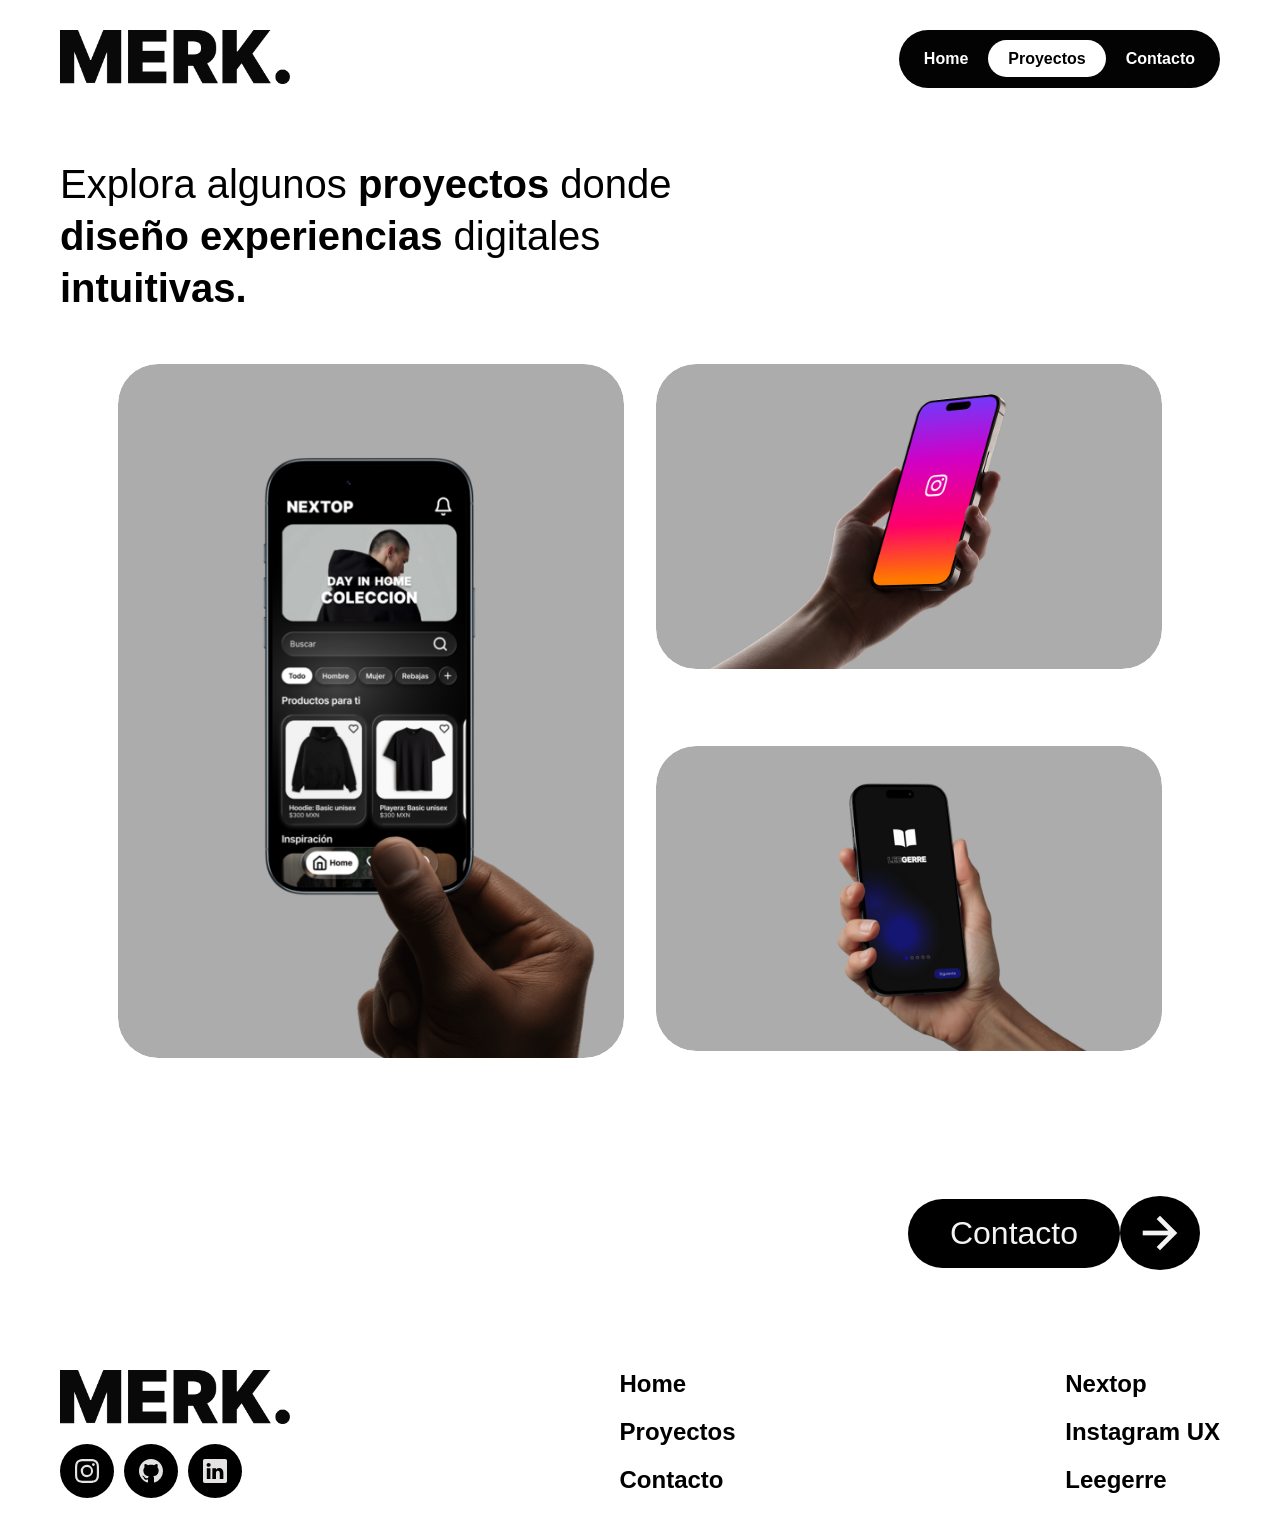
<file: html/proyectos.html>
<!DOCTYPE html>
<html lang="es">
<head>
    <meta charset="UTF-8">
    <meta name="viewport" content="width=device-width, initial-scale=1.0">
    <link rel="stylesheet" href="../css/main.css">
    <link rel="stylesheet"
    href="https://fonts.googleapis.com/css2?family=Material+Symbols+Outlined:opsz,wght,FILL,GRAD@24,400,0,0">
    <title>Proyectos | MERK Portfolio</title>
</head>
<body>
    <header>
        <a href="../index.html"><img src="../img/MERK..png" alt="MERK" class="logo"></a>
        <nav>
            <ul>
                <li><a href="../index.html">Home</a></li>
                <li><a href="./proyectos.html" class="active">Proyectos</a></li>
                <li><a href="./contacto.html">Contacto</a></li>
            </ul>
        </nav>
        <button class="menu-btn">
            <span class="material-symbols-outlined">
                menu
            </span>
        </button>
    </header>

    <main class="proyectos">
        <div class="home-conteiner">
            <p class="presentacion">
                    Explora algunos <strong> proyectos</strong> donde <br>
                    <strong>diseño experiencias</strong> digitales<br>
                    <strong>intuitivas.</strong>
                </p>
        </div>
        <div class="proyectos-img">
            <div class="proyecto-1">
                <a href="../html/nextop.html">
                    <img src="../img/nextop-portada.png" alt="Nextop"><p>Nextop</p>
                </a>
            </div>

            <div class="proyecto">
                <a href="../html/instagram.html" >
                    <img src="../img/instagram-portada.png" alt="Instagram UX">
                    <p>Instagram UX reasearch</p>
                </a>
            </div>

            <div class="proyecto">
                <a href="../html/leegerre.html">
                    <img src="../img/leegerre-portada.png" alt="Leegerre">
                    <p>Leegerre</p>
                </a>
            </div>
        </div>
        <div class="home-container">
                <a href="../html/contacto.html" class="button">
                    <span>Contacto</span>
                    <span class="material-symbols-outlined">arrow_forward</span>
                </a>
            </div>
    </main>

    <footer>
        <div class="footer-1">
            <a href="../index.html" class="logo-footer">
                <img src="../img/MERK..png" alt="MERK">
            </a>
            <div class="social-links">
                <a href="https://instagram.com/jjomerk" target="_blank" aria-label="Instagram">
                    <svg xmlns="http://www.w3.org/2000/svg" width="24" height="24" fill="currentColor" class="bi bi-instagram" viewBox="0 0 16 16">
                        <path d="M8 0C5.829 0 5.556.01 4.703.048 3.85.088 3.269.222 2.76.42a3.9 3.9 0 0 0-1.417.923A3.9 3.9 0 0 0 .42 2.76C.222 3.268.087 3.85.048 4.7.01 5.555 0 5.827 0 8.001c0 2.172.01 2.444.048 3.297.04.852.174 1.433.372 1.942.205.526.478.972.923 1.417.444.445.89.719 1.416.923.51.198 1.09.333 1.942.372C5.555 15.99 5.827 16 8 16s2.444-.01 3.298-.048c.851-.04 1.434-.174 1.943-.372a3.9 3.9 0 0 0 1.416-.923c.445-.445.718-.891.923-1.417.197-.509.332-1.09.372-1.942C15.99 10.445 16 10.173 16 8s-.01-2.445-.048-3.299c-.04-.851-.175-1.433-.372-1.941a3.9 3.9 0 0 0-.923-1.417A3.9 3.9 0 0 0 13.24.42c-.51-.198-1.092-.333-1.943-.372C10.443.01 10.172 0 7.998 0zm-.717 1.442h.718c2.136 0 2.389.007 3.232.046.78.035 1.204.166 1.486.275.373.145.64.319.92.599s.453.546.598.92c.11.281.24.705.275 1.485.039.843.047 1.096.047 3.231s-.008 2.389-.047 3.232c-.035.78-.166 1.203-.275 1.485a2.5 2.5 0 0 1-.599.919c-.28.28-.546.453-.92.598-.28.11-.704.24-1.485.276-.843.038-1.096.047-3.232.047s-2.39-.009-3.233-.047c-.78-.036-1.203-.166-1.485-.276a2.5 2.5 0 0 1-.92-.598 2.5 2.5 0 0 1-.6-.92c-.109-.281-.24-.705-.275-1.485-.038-.843-.046-1.096-.046-3.233s.008-2.388.046-3.231c.036-.78.166-1.204.276-1.486.145-.373.319-.64.599-.92s.546-.453.92-.598c.282-.11.705-.24 1.485-.276.738-.034 1.024-.044 2.515-.045zm4.988 1.328a.96.96 0 1 0 0 1.92.96.96 0 0 0 0-1.92m-4.27 1.122a4.109 4.109 0 1 0 0 8.217 4.109 4.109 0 0 0 0-8.217m0 1.441a2.667 2.667 0 1 1 0 5.334 2.667 2.667 0 0 1 0-5.334"/>
                    </svg>
                </a>
                <a href="https://github.com/josemerk17" target="_blank" aria-label="Github">
                    <svg xmlns="http://www.w3.org/2000/svg" width="24" height="24" fill="currentColor" class="bi bi-github" viewBox="0 0 16 16">
                        <path d="M8 0C3.58 0 0 3.58 0 8c0 3.54 2.29 6.53 5.47 7.59.4.07.55-.17.55-.38 0-.19-.01-.82-.01-1.49-2.01.37-2.53-.49-2.69-.94-.09-.23-.48-.94-.82-1.13-.28-.15-.68-.52-.01-.53.63-.01 1.08.58 1.23.82.72 1.21 1.87.87 2.33.66.07-.52.28-.87.51-1.07-1.78-.2-3.64-.89-3.64-3.95 0-.87.31-1.59.82-2.15-.08-.2-.36-1.02.08-2.12 0 0 .67-.21 2.2.82.64-.18 1.32-.27 2-.27s1.36.09 2 .27c1.53-1.04 2.2-.82 2.2-.82.44 1.1.16 1.92.08 2.12.51.56.82 1.27.82 2.15 0 3.07-1.87 3.75-3.65 3.95.29.25.54.73.54 1.48 0 1.07-.01 1.93-.01 2.2 0 .21.15.46.55.38A8.01 8.01 0 0 0 16 8c0-4.42-3.58-8-8-8"/>
                    </svg>
                </a>
                <a href="https://www.linkedin.com/in/jos%C3%A9-mercado-ux-ui/?skipRedirect=true" target="_blank" aria-label="linkedin">
                    <svg xmlns="http://www.w3.org/2000/svg" width="24" height="24" fill="currentColor" class="bi bi-linkedin" viewBox="0 0 16 16">
                        <path d="M0 1.146C0 .513.526 0 1.175 0h13.65C15.474 0 16 .513 16 1.146v13.708c0 .633-.526 1.146-1.175 1.146H1.175C.526 16 0 15.487 0 14.854zm4.943 12.248V6.169H2.542v7.225zm-1.2-8.212c.837 0 1.358-.554 1.358-1.248-.015-.709-.52-1.248-1.342-1.248S2.4 3.226 2.4 3.934c0 .694.521 1.248 1.327 1.248zm4.908 8.212V9.359c0-.216.016-.432.08-.586.173-.431.568-.878 1.232-.878.869 0 1.216.662 1.216 1.634v3.865h2.401V9.25c0-2.22-1.184-3.252-2.764-3.252-1.274 0-1.845.7-2.165 1.193v.025h-.016l.016-.025V6.169h-2.4c.03.678 0 7.225 0 7.225z"/>
                    </svg>
                </a>
            </div>
        </div>
        <div class="footer-nav">
            <ul>
                <li><a href="index.html">Home</a></li>
                <li><a href="proyectos.html">Proyectos</a></li>
                <li><a href="contacto.html">Contacto</a></li>
            </ul>
        </div>
        <div class="footer-projects">
            <ul>
                <li><a href="#">Nextop</a></li>
                <li><a href="#">Instagram UX</a></li>
                <li><a href="#">Leegerre</a></li>
            </ul>
        </div>
    </footer>
</body>
</html>
</file>
<file: css/main.css>
@charset "UTF-8";
body {
  margin: 0 60px;
  font-family: Arial, sans-serif;
  background-color: #ffffff;
  animation: fadeIn 0.5s ease-in forwards;
}

header {
  background-color: rgba(51, 51, 51, 0);
  color: #fff;
  display: flex;
  flex-direction: row;
  align-items: center;
  justify-content: space-between;
  padding: 30px 0 20px 0;
}
header .logo {
  width: auto;
  height: 54px;
}
header nav {
  background-color: #030303;
  border-radius: 50px;
  padding: 20px 5px;
}
header nav ul {
  display: flex;
  gap: 10px;
  list-style: none;
  padding: 0 10px;
  margin: 0;
}
header nav ul a {
  color: #fff;
  font-weight: bold;
  text-decoration: none;
  padding: 10px;
  border-radius: 20px;
  transition: 0.5s ease-in-out;
}
header nav ul a.active {
  background-color: #fff;
  color: #000;
  padding: 10px 20px;
}
header .menu-btn {
  display: none;
}
header menu-mobile {
  display: none;
}

main .home {
  display: flex;
  flex-direction: column;
  gap: 0;
  margin-bottom: 130px;
}
main .home-container {
  display: flex;
  flex-direction: row;
  justify-content: space-between;
}
main .home-container img {
  width: 470px;
  margin-right: 40px;
}
main .home-container .presentacion {
  margin: 50px 0;
  font-size: 40px;
  font-weight: 400;
  line-height: 1.3;
}
main .home-container .presentacion strong {
  font-weight: 700;
}
main .home-container .button {
  display: inline-flex;
  align-items: center;
  gap: 0;
  text-decoration: none;
  transition: 0.3s ease-in-out;
}
main .home-container .button span {
  background-color: #000;
  color: #f4f4f4;
  display: flex;
  justify-content: center;
  align-items: center;
}
main .home-container .button span:first-child {
  padding: 16px 42px;
  border-radius: 50px;
  font-size: 32px;
  font-weight: 300;
}
main .home-container .button .material-symbols-outlined {
  width: 80px;
  height: 74px;
  border-radius: 50%;
  font-size: 48px;
  font-weight: 800;
  transition: 0.3s ease-in-out;
}
main .home-container .button:hover {
  transform: scale(1.05);
}
main .home-container .button:hover .material-symbols-outlined {
  transform: translateX(6px);
}
main .home-container p {
  margin: 0;
  font-size: 64px;
  font-weight: bold;
}
main h1 {
  width: 100%;
  margin: 0;
  font-size: clamp(4rem, 15vw, 12.8rem);
  font-weight: 900;
  line-height: 0.85;
  text-transform: uppercase;
}
main .sobre-mi h2 {
  margin: 50px 0 0;
  font-size: 34px;
  font-weight: 800;
}
main .sobre-mi .frase {
  position: relative;
  width: 500px;
  margin: 0 auto;
  padding: 30px 60px;
  background-color: #030303;
  color: #f4f4f4;
  font-size: 28px;
  font-weight: 700;
  line-height: 1.3;
  border-radius: 50px 50px 50px 0;
}
main .sobre-mi .contenido {
  display: flex;
  align-items: flex-start;
  gap: 60px;
  margin-top: -80px;
}
main .sobre-mi .contenido .izquierda {
  width: 42%;
}
main .sobre-mi .contenido .izquierda img {
  width: 100%;
  height: auto;
  aspect-ratio: 504/674;
  border-radius: 50px;
  object-fit: cover;
}
main .sobre-mi .contenido .derecha {
  width: 58%;
  padding-top: 150px;
}
main .sobre-mi .contenido .derecha h3 {
  margin: 0 0 40px;
  font-size: 48px;
  line-height: 1.25;
  font-weight: 700;
}
main .sobre-mi .contenido .derecha p {
  margin: 0;
  font-size: 24px;
  line-height: 1.25;
}

footer {
  display: flex;
  flex-direction: row;
  justify-content: space-between;
  align-items: start;
  padding: 40px 0;
  margin-top: 60px;
}
footer .footer-1 {
  display: flex;
  flex-direction: column;
  gap: 20px;
}
footer .logo-footer {
  width: auto;
  height: 54px;
  display: flex;
  align-items: center;
}
footer .logo-footer img {
  width: auto;
  height: 100%;
}
footer .social-links {
  display: flex;
  flex-direction: row;
  justify-content: start;
  gap: 10px;
}
footer .social-links a {
  background-color: #000;
  color: #E4E2E2;
  width: 24px;
  height: 24px;
  padding: 15px;
  border-radius: 50px;
  align-items: center;
}
footer .footer-nav,
footer .footer-projects {
  display: flex;
  align-items: start;
  justify-content: space-between;
}
footer .footer-nav ul,
footer .footer-projects ul {
  display: flex;
  flex-direction: column;
  padding: 0px;
  margin: 0px;
  list-style: none;
  gap: 20px;
}
footer .footer-nav ul a,
footer .footer-projects ul a {
  color: #000;
  text-decoration: none;
  font-size: 24px;
  font-weight: 700;
}

.contacto {
  width: 100%;
  min-height: 100vh;
}
.contacto h2 {
  width: 100%;
  margin: 0px 0 50px;
  font-size: clamp(4rem, 15vw, 10rem);
  font-weight: 900;
  line-height: 0.85;
  text-transform: uppercase;
}
.contacto form {
  display: flex;
  flex-direction: column;
  gap: 1.5rem;
  width: 80%;
  max-width: 800px;
  margin-left: auto;
  padding: 20px;
}
.contacto form .form-group {
  width: 100%;
  display: flex;
  gap: 4rem;
}
.contacto form label {
  font-size: 24px;
  font-weight: 800;
  margin-bottom: 5px;
}
.contacto form input,
.contacto form textarea {
  width: 100%;
  border: none;
  border-bottom: 3px solid #111;
  background-color: transparent;
  padding: 10px;
}
.contacto .buttons {
  display: flex;
  flex-direction: row;
  justify-content: space-between;
  align-items: center;
  gap: 10px;
}
.contacto .social-links {
  display: flex;
  flex-direction: row;
  justify-content: start;
  gap: 10px;
}
.contacto .social-links a {
  background-color: #000;
  color: #E4E2E2;
  width: 24px;
  height: 24px;
  padding: 15px;
  border-radius: 50px;
  align-items: center;
}

.proyectos .presentacion {
  width: 100%;
  height: auto;
  font-size: 40px;
  font-weight: 400;
  line-height: 1.3;
  margin: 50px 0;
}
.proyectos .presentacion strong {
  font-weight: 700;
}
.proyectos .proyectos-img {
  width: min(90%, 1200px);
  margin: 0 auto;
  margin-bottom: 100px;
  display: grid;
  grid-template-columns: 1fr 1fr;
  grid-template-rows: repeat(2, 350px);
  gap: 2rem;
}
.proyectos .proyectos-img .proyecto-1 {
  grid-column: 1;
  grid-row: 1/3;
}
.proyectos .proyectos-img .proyecto-1 img {
  width: 100%;
  height: 100%;
  object-fit: cover;
  border-radius: 40px;
  display: block;
}
.proyectos .proyectos-img .proyecto-1 p {
  margin-top: 1rem;
  font-size: 1.5rem;
  font-weight: 700;
}
.proyectos .proyectos-img .proyecto img {
  width: 100%;
  height: 100%;
  object-fit: cover;
  border-radius: 40px;
  display: block;
}
.proyectos .proyectos-img .proyecto p {
  margin-top: 1rem;
  font-size: 1.5rem;
  font-weight: 700;
}
.proyectos .proyectos-img a {
  text-decoration: none;
  color: inherit;
}
.proyectos .proyecto a,
.proyectos .proyecto-1 a {
  position: relative;
  display: block;
  overflow: hidden;
  border-radius: 40px;
  text-decoration: none;
}
.proyectos .proyecto img,
.proyectos .proyecto-1 img {
  width: 100%;
  display: block;
  transition: transform 0.5s ease;
}
.proyectos .proyecto p,
.proyectos .proyecto-1 p {
  position: absolute;
  left: 50%;
  top: 50%;
  transform: translate(-50%, 30px);
  color: white;
  font-size: 2rem;
  font-weight: 700;
  opacity: 0;
  transition: 0.4s ease;
  z-index: 2;
}
.proyectos .proyecto a::before,
.proyectos .proyecto-1 a::before {
  content: "";
  position: absolute;
  inset: 0;
  background: rgba(0, 0, 0, 0.55);
  opacity: 0;
  transition: 0.4s ease;
  z-index: 1;
}
.proyectos .proyecto a:hover img,
.proyectos .proyecto-1 a:hover img {
  transform: scale(1.08);
}
.proyectos .proyecto a:hover::before,
.proyectos .proyecto-1 a:hover::before {
  opacity: 1;
}
.proyectos .proyecto a:hover p,
.proyectos .proyecto-1 a:hover p {
  opacity: 1;
  transform: translate(-50%, -50%);
}
.proyectos .home-container, .proyectos .button {
  justify-content: flex-end;
  margin-right: 10px;
}

/*        MÓVIL              */
/* ========================= */
@media (max-width: 768px) {
  body {
    margin: 0 20px;
  }
  header nav {
    display: none;
  }
  header .menu-btn {
    display: flex;
    justify-content: center;
    align-items: center;
    width: 50px;
    height: 50px;
    border: none;
    border-radius: 50%;
    background: #000;
    color: #fff;
    cursor: pointer;
  }
  header .menu-btn .material-symbols-outlined {
    font-size: 2rem;
  }
  header img.logo {
    width: 150px;
    height: auto;
  }
  main .home {
    margin-bottom: 60px;
  }
  main .home-container {
    flex-direction: column;
    align-items: flex-start;
    gap: 20px;
  }
  main .home-container img {
    width: 380px;
    margin-right: 0;
  }
  main .home-container .presentacion {
    margin: 20px 0;
    font-size: 20px;
    line-height: 1.4;
  }
  main .home-container .button span:first-child {
    padding: 10px 22px;
    font-size: 25px;
  }
  main .home-container .button .material-symbols-outlined {
    width: 48px;
    height: 48px;
    font-size: 25px;
  }
  main .home-container p {
    font-size: 24px;
  }
  main h1 {
    width: 100%;
    font-size: 50px;
  }
  main .sobre-mi h2 {
    margin: 30px 0 20px;
    font-size: 24px;
  }
  main .sobre-mi .frase {
    width: 90%;
    max-width: 250px;
    margin: 0 0 0 auto;
    padding: 14px 20px;
    font-size: 15px;
    border-radius: 24px 24px 24px 4px;
  }
  main .sobre-mi .contenido {
    flex-direction: column;
    gap: 20px;
    margin-top: -50px;
  }
  main .sobre-mi .contenido .izquierda {
    width: 100%;
  }
  main .sobre-mi .contenido .izquierda img {
    width: 3;
    border-radius: 24px;
  }
  main .sobre-mi .contenido .derecha {
    width: 100%;
    padding-top: 0;
  }
  main .sobre-mi .contenido .derecha h3 {
    margin: 0 0 12px;
    font-size: 24px;
  }
  main .sobre-mi .contenido .derecha p {
    font-size: 14px;
    line-height: 1.4;
  }
  footer {
    flex-direction: column;
    align-items: start;
    gap: 20px;
  }
  footer .footer-1,
  footer .footer-nav,
  footer .footer-projects {
    width: 100%;
    text-align: start;
    order: 2;
  }
  footer logo-footer {
    width: 100px;
    height: auto;
  }
  footer .social-links {
    justify-content: start;
    order: 3;
  }
  .proyectos .presentacion {
    font-size: 22px;
    margin: 10px;
    margin-bottom: 20px;
  }
  .proyectos .proyectos-img {
    width: 100%;
    margin: 20px 0px;
    display: grid;
    grid-template-columns: 1fr;
    grid-template-rows: auto;
    gap: 20px;
  }
  .proyectos .proyectos-img .proyecto-1,
  .proyectos .proyectos-img .proyecto {
    width: 100%;
    height: auto;
  }
  .proyectos .proyectos-img .proyecto-1 a,
  .proyectos .proyectos-img .proyecto a {
    display: block;
    width: 100%;
  }
  .proyectos .proyectos-img .proyecto-1 img,
  .proyectos .proyectos-img .proyecto img {
    width: 100%;
    height: auto;
    aspect-ratio: 359/513;
    object-fit: cover;
    border-radius: 24px;
    display: block;
  }
  .proyectos .proyectos-img .proyecto-1 p,
  .proyectos .proyectos-img .proyecto p {
    margin-top: 12px;
    font-size: 1.2rem;
    font-weight: 700;
    text-align: center;
  }
  .contacto h2 {
    font-size: 40px;
  }
  .contacto .form {
    align-items: center;
  }
}

/*# sourceMappingURL=main.css.map */
</file>
